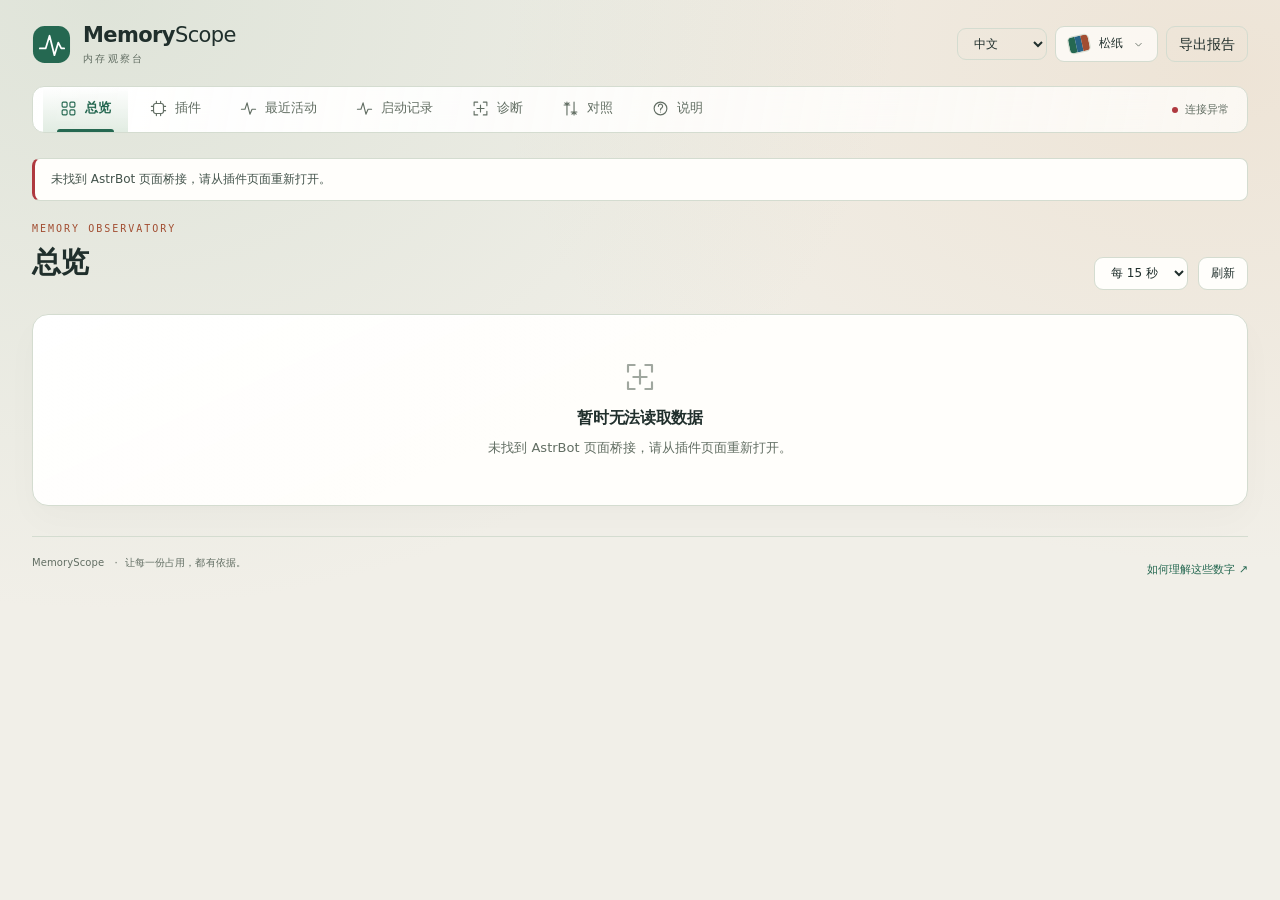
<file: pages/memory/index.html>
<!doctype html>
<html lang="zh-CN" data-scope-theme="paper">
  <head>
    <meta charset="utf-8" />
    <meta name="viewport" content="width=device-width, initial-scale=1" />
    <meta name="color-scheme" content="light dark" />
    <title>MemoryScope · 内存观察台</title>
    <link rel="stylesheet" href="./style.css" />
    <script type="module" src="./app.js"></script>
  </head>
  <body data-mode="embedded">
    <div class="shell">
      <header class="topbar">
        <a class="brand" href="#overview" aria-label="MemoryScope"
          ><svg
            class="brand-mark"
            viewBox="0 0 40 40"
            fill="none"
            aria-hidden="true"
          >
            <rect x="1" y="1" width="38" height="38" rx="12" />
            <path d="M8 24h6l4-13 5 20 4-13 3 6h3" /></svg
          ><span
            >Memory<span class="brand-light">Scope</span
            ><small data-t="brand.sub">内存观察台</small></span
          ></a
        >
        <div class="header-controls">
          <label class="sr-only" for="locale" data-t="language">语言</label
          ><select id="locale" class="compact">
            <option value="zh-CN">中文</option>
            <option value="en-US">English</option>
          </select>
          <div class="theme-picker" id="theme-picker">
            <button
              id="theme"
              class="theme-trigger compact"
              type="button"
              aria-haspopup="menu"
              aria-expanded="false"
              aria-controls="theme-menu"
            >
              <span class="theme-swatch" aria-hidden="true"
                ><i></i><i></i><i></i
              ></span>
              <span id="theme-name">松纸</span>
              <svg
                class="icon theme-chevron"
                viewBox="0 0 24 24"
                aria-hidden="true"
              >
                <path d="m7 10 5 5 5-5" />
              </svg>
            </button>
            <div
              id="theme-menu"
              class="theme-menu"
              role="menu"
              aria-labelledby="theme-menu-title"
              hidden
            >
              <div class="theme-menu-head">
                <span id="theme-menu-title" data-t="theme.choose">选择外观</span
                ><span class="theme-menu-kicker" aria-hidden="true"
                  >COLOR STUDIO</span
                >
              </div>
              <button
                type="button"
                class="theme-option"
                role="menuitemradio"
                aria-checked="false"
                data-theme-choice="paper"
                tabindex="-1"
                aria-labelledby="theme-paper-name"
                aria-describedby="theme-paper-desc"
              >
                <span
                  class="theme-preview"
                  data-palette="paper"
                  aria-hidden="true"
                  ><span class="preview-top"><i></i><b></b><b></b></span
                  ><span class="preview-content"
                    ><span class="preview-stats"><i></i><i></i><i></i></span
                    ><svg viewBox="0 0 90 28">
                      <path class="preview-grid" d="M0 7h90M0 20h90" />
                      <path
                        class="preview-line"
                        d="m0 22 10-3 8 2 10-10 9 4 12-10 9 5 9-3 11 6 12-9"
                      /></svg></span
                ></span>
                <span class="theme-option-copy"
                  ><strong id="theme-paper-name" data-t="theme.paper"></strong
                  ><small
                    id="theme-paper-desc"
                    data-t="theme.paper.desc"
                  ></small
                ></span>
                <svg
                  class="icon theme-check"
                  viewBox="0 0 24 24"
                  aria-hidden="true"
                >
                  <path d="m5 12 4 4L19 6" />
                </svg>
              </button>
              <button
                type="button"
                class="theme-option"
                role="menuitemradio"
                aria-checked="false"
                data-theme-choice="midnight"
                tabindex="-1"
                aria-labelledby="theme-midnight-name"
                aria-describedby="theme-midnight-desc"
              >
                <span
                  class="theme-preview"
                  data-palette="midnight"
                  aria-hidden="true"
                  ><span class="preview-top"><i></i><b></b><b></b></span
                  ><span class="preview-content"
                    ><span class="preview-stats"><i></i><i></i><i></i></span
                    ><svg viewBox="0 0 90 28">
                      <path class="preview-grid" d="M0 7h90M0 20h90" />
                      <path
                        class="preview-line"
                        d="m0 22 10-3 8 2 10-10 9 4 12-10 9 5 9-3 11 6 12-9"
                      /></svg></span
                ></span>
                <span class="theme-option-copy"
                  ><strong
                    id="theme-midnight-name"
                    data-t="theme.midnight"
                  ></strong
                  ><small
                    id="theme-midnight-desc"
                    data-t="theme.midnight.desc"
                  ></small
                ></span>
                <svg
                  class="icon theme-check"
                  viewBox="0 0 24 24"
                  aria-hidden="true"
                >
                  <path d="m5 12 4 4L19 6" />
                </svg>
              </button>
              <button
                type="button"
                class="theme-option"
                role="menuitemradio"
                aria-checked="false"
                data-theme-choice="plum"
                tabindex="-1"
                aria-labelledby="theme-plum-name"
                aria-describedby="theme-plum-desc"
              >
                <span
                  class="theme-preview"
                  data-palette="plum"
                  aria-hidden="true"
                  ><span class="preview-top"><i></i><b></b><b></b></span
                  ><span class="preview-content"
                    ><span class="preview-stats"><i></i><i></i><i></i></span
                    ><svg viewBox="0 0 90 28">
                      <path class="preview-grid" d="M0 7h90M0 20h90" />
                      <path
                        class="preview-line"
                        d="m0 22 10-3 8 2 10-10 9 4 12-10 9 5 9-3 11 6 12-9"
                      /></svg></span
                ></span>
                <span class="theme-option-copy"
                  ><strong id="theme-plum-name" data-t="theme.plum"></strong
                  ><small id="theme-plum-desc" data-t="theme.plum.desc"></small
                ></span>
                <svg
                  class="icon theme-check"
                  viewBox="0 0 24 24"
                  aria-hidden="true"
                >
                  <path d="m5 12 4 4L19 6" />
                </svg>
              </button>
              <p class="theme-menu-foot" data-t="theme.hint">
                选择即应用，自动记住你的偏好。
              </p>
            </div>
          </div>
          <button id="export" class="quiet" data-t="export">导出报告</button>
        </div>
      </header>
      <div class="navrow">
        <nav id="navigation" aria-label="页面导航"></nav>
        <span id="connection" class="connection" role="status"
          ><i></i><span data-t="connecting">连接中</span></span
        >
      </div>
      <form id="auth" class="auth card" hidden>
        <div>
          <h1 data-t="auth.title">连接观察后端</h1>
          <p data-t="auth.desc">
            使用后端配置文件中的 token。凭据仅保留在当前页面内存。
          </p>
        </div>
        <label for="token" data-t="auth.token">后端访问凭据</label>
        <div class="inline">
          <input
            id="token"
            type="password"
            autocomplete="off"
            required
          /><button class="primary" data-t="connect">连接</button>
        </div>
      </form>
      <div id="notice" class="notice" role="status" hidden></div>
      <main id="workspace" tabindex="-1">
        <div class="page-heading">
          <div>
            <p class="eyebrow" id="eyebrow">MEMORY OBSERVATORY</p>
            <h1 id="page-title">总览</h1>
            <p id="page-subtitle" class="muted"></p>
          </div>
          <div class="refresh-controls">
            <span id="updated" class="muted"></span
            ><label class="sr-only" for="autorefresh" data-t="auto"
              >自动刷新</label
            ><select id="autorefresh">
              <option value="15" data-t="auto.15">每 15 秒</option>
              <option value="60" data-t="auto.60">每 60 秒</option>
              <option value="0" data-t="auto.off">暂停刷新</option></select
            ><button id="refresh" data-t="refresh">刷新</button>
          </div>
        </div>
        <div id="content" aria-busy="true">
          <div class="loading" data-t="loading">正在读取数据…</div>
        </div>
      </main>
      <footer>
        <span
          >MemoryScope <span class="footer-dot">·</span
          ><span data-t="footer">让每一份占用，都有依据。</span></span
        ><button data-go="guide" class="text-button" data-t="metrics.help">
          如何理解这些数字 ↗
        </button>
      </footer>
    </div>
    <div id="drawer" class="drawer-backdrop" hidden>
      <section
        class="drawer"
        role="dialog"
        aria-modal="true"
        aria-labelledby="detail-title"
        tabindex="-1"
      >
        <header class="drawer-head">
          <span class="eyebrow">PLUGIN INSIGHT</span
          ><button id="close-drawer" data-t="close">关闭</button>
        </header>
        <div id="detail"></div>
      </section>
    </div>
    <dialog id="confirm">
      <form method="dialog">
        <h2 id="confirm-title"></h2>
        <p id="confirm-text"></p>
        <div class="dialog-actions">
          <button value="cancel" data-t="cancel">取消</button
          ><button value="confirm" class="primary" data-t="continue">
            确认执行
          </button>
        </div>
      </form>
    </dialog>
    <div id="toast" class="toast" role="status" hidden></div>
  </body>
</html>
</file>
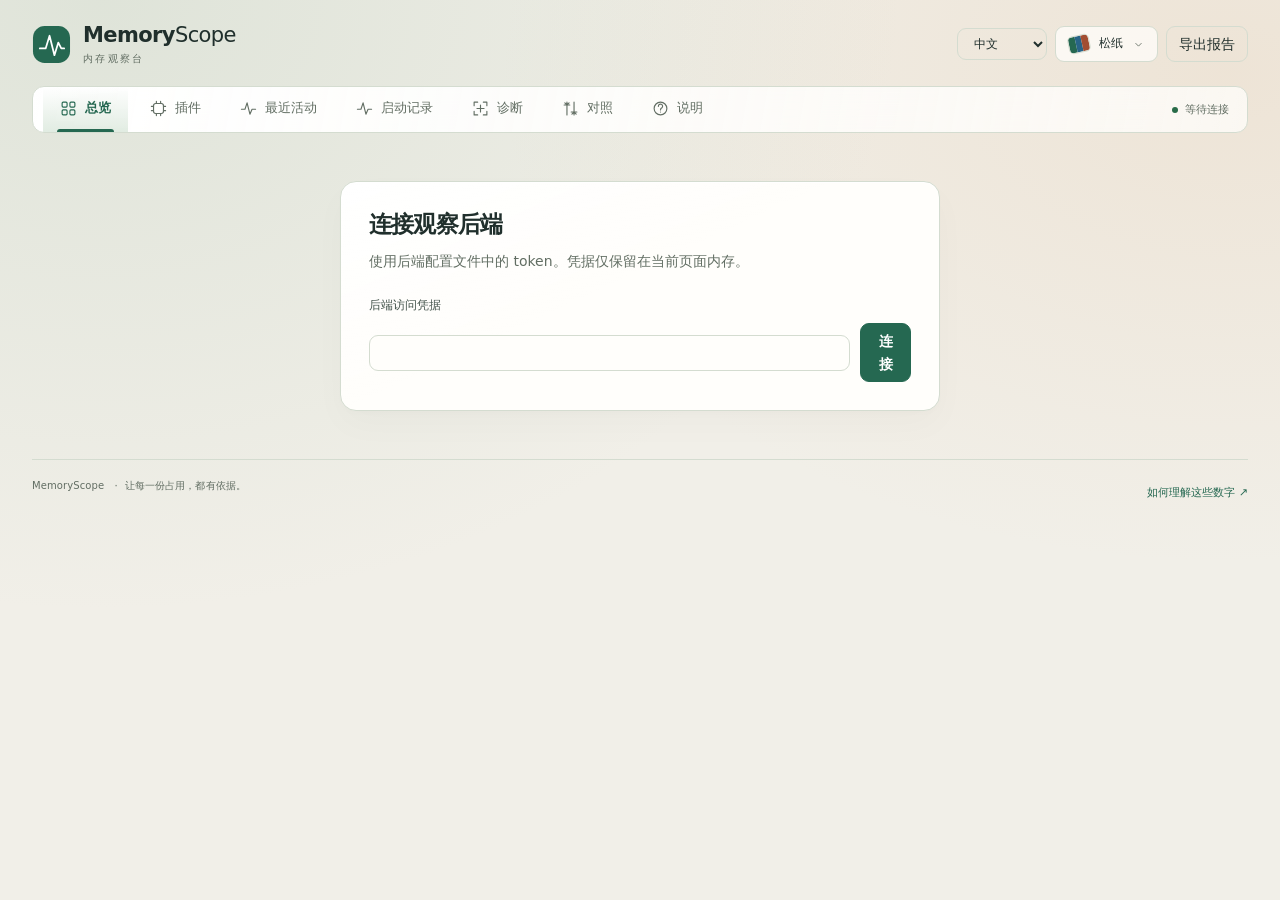
<file: pages/memory/observer.html>
<!doctype html>
<html lang="zh-CN" data-scope-theme="paper">
  <head>
    <meta charset="utf-8" />
    <meta name="viewport" content="width=device-width, initial-scale=1" />
    <meta name="color-scheme" content="light dark" />
    <title>MemoryScope · 内存观察台</title>
    <link rel="stylesheet" href="./style.css" />
    <script type="module" src="./app.js"></script>
  </head>
  <body data-mode="standalone">
    <div class="shell">
      <header class="topbar">
        <a class="brand" href="#overview" aria-label="MemoryScope"
          ><svg
            class="brand-mark"
            viewBox="0 0 40 40"
            fill="none"
            aria-hidden="true"
          >
            <rect x="1" y="1" width="38" height="38" rx="12" />
            <path d="M8 24h6l4-13 5 20 4-13 3 6h3" /></svg
          ><span
            >Memory<span class="brand-light">Scope</span
            ><small data-t="brand.sub">内存观察台</small></span
          ></a
        >
        <div class="header-controls">
          <label class="sr-only" for="locale" data-t="language">语言</label
          ><select id="locale" class="compact">
            <option value="zh-CN">中文</option>
            <option value="en-US">English</option>
          </select>
          <div class="theme-picker" id="theme-picker">
            <button
              id="theme"
              class="theme-trigger compact"
              type="button"
              aria-haspopup="menu"
              aria-expanded="false"
              aria-controls="theme-menu"
            >
              <span class="theme-swatch" aria-hidden="true"
                ><i></i><i></i><i></i
              ></span>
              <span id="theme-name">松纸</span>
              <svg
                class="icon theme-chevron"
                viewBox="0 0 24 24"
                aria-hidden="true"
              >
                <path d="m7 10 5 5 5-5" />
              </svg>
            </button>
            <div
              id="theme-menu"
              class="theme-menu"
              role="menu"
              aria-labelledby="theme-menu-title"
              hidden
            >
              <div class="theme-menu-head">
                <span id="theme-menu-title" data-t="theme.choose">选择外观</span
                ><span class="theme-menu-kicker" aria-hidden="true"
                  >COLOR STUDIO</span
                >
              </div>
              <button
                type="button"
                class="theme-option"
                role="menuitemradio"
                aria-checked="false"
                data-theme-choice="paper"
                tabindex="-1"
                aria-labelledby="theme-paper-name"
                aria-describedby="theme-paper-desc"
              >
                <span
                  class="theme-preview"
                  data-palette="paper"
                  aria-hidden="true"
                  ><span class="preview-top"><i></i><b></b><b></b></span
                  ><span class="preview-content"
                    ><span class="preview-stats"><i></i><i></i><i></i></span
                    ><svg viewBox="0 0 90 28">
                      <path class="preview-grid" d="M0 7h90M0 20h90" />
                      <path
                        class="preview-line"
                        d="m0 22 10-3 8 2 10-10 9 4 12-10 9 5 9-3 11 6 12-9"
                      /></svg></span
                ></span>
                <span class="theme-option-copy"
                  ><strong id="theme-paper-name" data-t="theme.paper"></strong
                  ><small
                    id="theme-paper-desc"
                    data-t="theme.paper.desc"
                  ></small
                ></span>
                <svg
                  class="icon theme-check"
                  viewBox="0 0 24 24"
                  aria-hidden="true"
                >
                  <path d="m5 12 4 4L19 6" />
                </svg>
              </button>
              <button
                type="button"
                class="theme-option"
                role="menuitemradio"
                aria-checked="false"
                data-theme-choice="midnight"
                tabindex="-1"
                aria-labelledby="theme-midnight-name"
                aria-describedby="theme-midnight-desc"
              >
                <span
                  class="theme-preview"
                  data-palette="midnight"
                  aria-hidden="true"
                  ><span class="preview-top"><i></i><b></b><b></b></span
                  ><span class="preview-content"
                    ><span class="preview-stats"><i></i><i></i><i></i></span
                    ><svg viewBox="0 0 90 28">
                      <path class="preview-grid" d="M0 7h90M0 20h90" />
                      <path
                        class="preview-line"
                        d="m0 22 10-3 8 2 10-10 9 4 12-10 9 5 9-3 11 6 12-9"
                      /></svg></span
                ></span>
                <span class="theme-option-copy"
                  ><strong
                    id="theme-midnight-name"
                    data-t="theme.midnight"
                  ></strong
                  ><small
                    id="theme-midnight-desc"
                    data-t="theme.midnight.desc"
                  ></small
                ></span>
                <svg
                  class="icon theme-check"
                  viewBox="0 0 24 24"
                  aria-hidden="true"
                >
                  <path d="m5 12 4 4L19 6" />
                </svg>
              </button>
              <button
                type="button"
                class="theme-option"
                role="menuitemradio"
                aria-checked="false"
                data-theme-choice="plum"
                tabindex="-1"
                aria-labelledby="theme-plum-name"
                aria-describedby="theme-plum-desc"
              >
                <span
                  class="theme-preview"
                  data-palette="plum"
                  aria-hidden="true"
                  ><span class="preview-top"><i></i><b></b><b></b></span
                  ><span class="preview-content"
                    ><span class="preview-stats"><i></i><i></i><i></i></span
                    ><svg viewBox="0 0 90 28">
                      <path class="preview-grid" d="M0 7h90M0 20h90" />
                      <path
                        class="preview-line"
                        d="m0 22 10-3 8 2 10-10 9 4 12-10 9 5 9-3 11 6 12-9"
                      /></svg></span
                ></span>
                <span class="theme-option-copy"
                  ><strong id="theme-plum-name" data-t="theme.plum"></strong
                  ><small id="theme-plum-desc" data-t="theme.plum.desc"></small
                ></span>
                <svg
                  class="icon theme-check"
                  viewBox="0 0 24 24"
                  aria-hidden="true"
                >
                  <path d="m5 12 4 4L19 6" />
                </svg>
              </button>
              <p class="theme-menu-foot" data-t="theme.hint">
                选择即应用，自动记住你的偏好。
              </p>
            </div>
          </div>
          <button id="export" class="quiet" data-t="export">导出报告</button>
        </div>
      </header>
      <div class="navrow">
        <nav id="navigation" aria-label="页面导航"></nav>
        <span id="connection" class="connection" role="status"
          ><i></i><span data-t="connecting">连接中</span></span
        >
      </div>
      <form id="auth" class="auth card" hidden>
        <div>
          <h1 data-t="auth.title">连接观察后端</h1>
          <p data-t="auth.desc">
            使用后端配置文件中的 token。凭据仅保留在当前页面内存。
          </p>
        </div>
        <label for="token" data-t="auth.token">后端访问凭据</label>
        <div class="inline">
          <input
            id="token"
            type="password"
            autocomplete="off"
            required
          /><button class="primary" data-t="connect">连接</button>
        </div>
      </form>
      <div id="notice" class="notice" role="status" hidden></div>
      <main id="workspace" tabindex="-1">
        <div class="page-heading">
          <div>
            <p class="eyebrow" id="eyebrow">MEMORY OBSERVATORY</p>
            <h1 id="page-title">总览</h1>
            <p id="page-subtitle" class="muted"></p>
          </div>
          <div class="refresh-controls">
            <span id="updated" class="muted"></span
            ><label class="sr-only" for="autorefresh" data-t="auto"
              >自动刷新</label
            ><select id="autorefresh">
              <option value="15" data-t="auto.15">每 15 秒</option>
              <option value="60" data-t="auto.60">每 60 秒</option>
              <option value="0" data-t="auto.off">暂停刷新</option></select
            ><button id="refresh" data-t="refresh">刷新</button>
          </div>
        </div>
        <div id="content" aria-busy="true">
          <div class="loading" data-t="loading">正在读取数据…</div>
        </div>
      </main>
      <footer>
        <span
          >MemoryScope <span class="footer-dot">·</span
          ><span data-t="footer">让每一份占用，都有依据。</span></span
        ><button data-go="guide" class="text-button" data-t="metrics.help">
          如何理解这些数字 ↗
        </button>
      </footer>
    </div>
    <div id="drawer" class="drawer-backdrop" hidden>
      <section
        class="drawer"
        role="dialog"
        aria-modal="true"
        aria-labelledby="detail-title"
        tabindex="-1"
      >
        <header class="drawer-head">
          <span class="eyebrow">PLUGIN INSIGHT</span
          ><button id="close-drawer" data-t="close">关闭</button>
        </header>
        <div id="detail"></div>
      </section>
    </div>
    <dialog id="confirm">
      <form method="dialog">
        <h2 id="confirm-title"></h2>
        <p id="confirm-text"></p>
        <div class="dialog-actions">
          <button value="cancel" data-t="cancel">取消</button
          ><button value="confirm" class="primary" data-t="continue">
            确认执行
          </button>
        </div>
      </form>
    </dialog>
    <div id="toast" class="toast" role="status" hidden></div>
  </body>
</html>
</file>
<file: pages/memory/style.css>
/* Original MemoryScope palettes. Preview tiles reuse the actual theme tokens. */
:root,
[data-palette="paper"] {
  color-scheme: light;
  --bg: #f1efe8;
  --surface: #fffefb;
  --soft: #eceee7;
  --hover: #e3e9e0;
  --ink: #202f2c;
  --body: #43534b;
  --muted: #626e63;
  --line: #d4dcd0;
  --accent: #256851;
  --accent-soft: #e1ece2;
  --secondary: #a24e32;
  --secondary-soft: #f4e5dc;
  --violet: #6d5496;
  --violet-soft: #eee7f5;
  --data: #286487;
  --data-soft: #e4eef3;
  --good: #286b48;
  --good-soft: #e0eee2;
  --warn: #8d5a1b;
  --warn-soft: #f6ead0;
  --bad: #af393f;
  --bad-soft: #f8e5e6;
  --on-accent: #ffffff;
  --panel: #fffefbed;
  --glass: #fffefbbf;
  --glow-a: #b7cbb850;
  --glow-b: #e4c5a544;
  --rim: #ffffff;
  --shadow: 0 3px 6px #263b2803, 0 14px 35px #263b2806;
  --float-shadow: 0 18px 65px #25332624, 0 3px 12px #2533260a;
  --radius: 16px;
  --sans:
    Inter, "Segoe UI Variable Text", "Segoe UI", "PingFang SC",
    "Microsoft YaHei", system-ui, sans-serif;
  --mono: "Cascadia Code", "SFMono-Regular", Consolas, monospace;
}
:root[data-scope-theme="midnight"],
[data-palette="midnight"] {
  color-scheme: dark;
  --bg: #0c141e;
  --surface: #142232;
  --soft: #1c2d40;
  --hover: #243b50;
  --ink: #edf4fc;
  --body: #c2d1e1;
  --muted: #9cacc0;
  --line: #304357;
  --accent: #7ed9cf;
  --accent-soft: #1b3a3e;
  --secondary: #efbd78;
  --secondary-soft: #3d3327;
  --violet: #b9adf6;
  --violet-soft: #302e4b;
  --data: #8cc8ff;
  --data-soft: #21394f;
  --good: #8addae;
  --good-soft: #1b3b33;
  --warn: #f4c77e;
  --warn-soft: #3c3425;
  --bad: #ff9d9e;
  --bad-soft: #422c36;
  --on-accent: #0c2828;
  --panel: #18283af2;
  --glass: #18283abf;
  --glow-a: #287b9d2c;
  --glow-b: #536cab1e;
  --rim: #e0eeff12;
  --shadow: 0 4px 8px #0000000a, 0 18px 40px #00000017;
  --float-shadow: 0 22px 70px #0008, 0 2px 8px #0003;
}
:root[data-scope-theme="plum"],
[data-palette="plum"] {
  color-scheme: dark;
  --bg: #1a1620;
  --surface: #28222e;
  --soft: #352d3e;
  --hover: #44384c;
  --ink: #faf0e9;
  --body: #d8cbd5;
  --muted: #b6a9bd;
  --line: #4a3c50;
  --accent: #f0c296;
  --accent-soft: #44322f;
  --secondary: #efa7b5;
  --secondary-soft: #452e3b;
  --violet: #c5b2f5;
  --violet-soft: #3a2e50;
  --data: #c5b2f5;
  --data-soft: #3a2e50;
  --good: #a5d6b4;
  --good-soft: #2c3e35;
  --warn: #f3cf8f;
  --warn-soft: #42392c;
  --bad: #ffa2ae;
  --bad-soft: #482d3a;
  --on-accent: #35251f;
  --panel: #2e2634f2;
  --glass: #302636bf;
  --glow-a: #a9748940;
  --glow-b: #7560ad2b;
  --rim: #fff0dc16;
  --shadow: 0 4px 8px #0000000a, 0 18px 40px #00000017;
  --float-shadow: 0 22px 70px #09050d90, 0 2px 8px #0003;
}
* {
  box-sizing: border-box;
}
body {
  margin: 0;
  background:
    radial-gradient(ellipse at 8% 0%, var(--glow-a), transparent 48%),
    radial-gradient(ellipse at 96% 8%, var(--glow-b), transparent 42%),
    var(--bg);
  background-attachment: fixed;
  color: var(--body);
  font: 14px/1.6 var(--sans);
}
[hidden] {
  display: none !important;
}
button,
input,
select {
  font: inherit;
  color: var(--ink);
}
button,
select,
input {
  border: 1px solid var(--line);
  border-radius: 9px;
  background: var(--surface);
  min-height: 36px;
  padding: 6px 12px;
}
button,
select {
  cursor: pointer;
}
select option,
select optgroup {
  background: var(--surface);
  color: var(--ink);
}
button {
  transition:
    border-color 140ms ease,
    box-shadow 140ms ease;
}
button:hover {
  background: var(--hover);
  border-color: var(--muted);
}
button:disabled {
  cursor: not-allowed;
  opacity: 0.45;
}
button:focus-visible,
input:focus-visible,
select:focus-visible,
a:focus-visible,
[tabindex]:focus-visible {
  outline: 2px solid var(--accent);
  outline-offset: 3px;
}
button.primary {
  background: var(--accent);
  border-color: var(--accent);
  color: var(--on-accent);
  font-weight: 650;
}
button.quiet {
  background: transparent;
}
button.text-button {
  border: 0;
  background: none;
  padding: 0;
  min-height: 30px;
  color: var(--accent);
}
a {
  color: var(--accent);
}
h1,
h2,
h3,
p {
  margin: 0;
}
h1,
h2,
h3 {
  color: var(--ink);
}
h1 {
  font-size: 29px;
  font-weight: 650;
  letter-spacing: -0.8px;
  line-height: 1.3;
}
h2 {
  font-size: 16px;
  font-weight: 650;
  letter-spacing: -0.3px;
}
h3 {
  font-size: 14px;
}
p + p {
  margin-top: 10px;
}
small,
.muted {
  color: var(--muted);
}
small {
  font-size: 12px;
}
.mono {
  font-family: var(--mono);
  font-variant-numeric: tabular-nums;
}
.num {
  font-variant-numeric: tabular-nums;
  white-space: nowrap;
}
.sr-only {
  position: absolute;
  width: 1px;
  height: 1px;
  padding: 0;
  overflow: hidden;
  clip: rect(0, 0, 0, 0);
  white-space: nowrap;
}
.shell {
  max-width: 1640px;
  margin: auto;
  padding: 0 32px;
}
.topbar {
  display: flex;
  align-items: center;
  justify-content: space-between;
  gap: 16px;
  padding: 23px 0 21px;
}
.brand {
  display: flex;
  gap: 12px;
  align-items: center;
  color: var(--ink);
  text-decoration: none;
  font-size: 21px;
  line-height: 1.2;
  font-weight: 700;
  letter-spacing: -0.6px;
}
.brand-light {
  font-weight: 400;
}
.brand small {
  display: block;
  font-size: 10px;
  letter-spacing: 2.3px;
  margin-top: 5px;
  font-weight: 500;
}
.brand-mark {
  width: 39px;
  height: 39px;
  flex-shrink: 0;
}
.brand-mark rect {
  fill: var(--accent);
}
.brand-mark path {
  stroke: var(--on-accent);
  stroke-width: 1.8;
  stroke-linecap: round;
  stroke-linejoin: round;
}
.header-controls,
.inline,
.refresh-controls,
.toolbar,
.pills,
.card-head,
.row-between {
  display: flex;
  align-items: center;
  gap: 10px;
}
.header-controls {
  gap: 8px;
}
.compact {
  min-height: 32px;
  font-size: 12px;
  background: transparent;
}
.navrow {
  display: flex;
  align-items: center;
  justify-content: space-between;
  gap: 12px;
  border: 1px solid var(--line);
  border-radius: 12px;
  padding: 0 10px;
  margin-bottom: 25px;
  background: linear-gradient(100deg, var(--rim), transparent), var(--glass);
  backdrop-filter: blur(16px);
}
nav {
  display: flex;
  gap: 5px;
  overflow-x: auto;
  scrollbar-width: none;
}
nav button {
  position: relative;
  display: flex;
  align-items: center;
  gap: 8px;
  background: none;
  border: none;
  border-radius: 0;
  white-space: nowrap;
  padding: 11px 17px 13px;
  color: var(--muted);
  font-size: 13px;
}
nav button:hover {
  background: transparent;
  color: var(--ink);
}
nav button[aria-current="page"] {
  color: var(--accent);
  background: linear-gradient(0deg, var(--accent-soft), transparent);
  font-weight: 650;
}
nav button[aria-current="page"]:after {
  content: "";
  height: 3px;
  position: absolute;
  bottom: 0;
  left: 14px;
  right: 14px;
  background: var(--accent);
  border-radius: 3px 3px 0 0;
}
.icon {
  height: 17px;
  width: 17px;
  vertical-align: middle;
  stroke: currentColor;
  stroke-width: 1.6;
  fill: none;
  stroke-linecap: round;
  stroke-linejoin: round;
}
.connection {
  display: flex;
  align-items: center;
  gap: 7px;
  font-size: 11px;
  white-space: nowrap;
  color: var(--muted);
  padding: 0 8px;
}
.connection i,
.dot {
  width: 6px;
  height: 6px;
  border-radius: 50%;
  background: var(--good);
  display: inline-block;
}
.connection.error i {
  background: var(--bad);
}
.connection.pending i {
  background: var(--warn);
}
.page-heading {
  display: flex;
  justify-content: space-between;
  align-items: flex-end;
  gap: 18px;
  margin: 0 0 24px;
}
.page-heading .muted {
  font-size: 13px;
  margin-top: 8px;
}
.eyebrow {
  font: 10px/1.6 var(--mono);
  letter-spacing: 2px;
  color: var(--secondary);
  margin-bottom: 7px;
}
.refresh-controls {
  flex-shrink: 0;
}
.refresh-controls .muted {
  margin: 0;
  font-size: 11px;
}
.refresh-controls select,
.refresh-controls button {
  font-size: 12px;
  min-height: 33px;
}
.card {
  background:
    linear-gradient(155deg, var(--rim), transparent 45%), var(--surface);
  border: 1px solid var(--line);
  border-radius: var(--radius);
  box-shadow:
    inset 0 1px 0 var(--rim),
    var(--shadow);
  min-width: 0;
}
.card-head {
  padding: 21px 23px 14px;
  justify-content: space-between;
  flex-wrap: wrap;
}
.card-head small {
  display: block;
  margin-top: 3px;
}
.card-body {
  padding: 0 23px 22px;
}
.metrics {
  display: grid;
  grid-template-columns: repeat(4, minmax(0, 1fr));
  gap: 14px;
  margin-bottom: 18px;
}
.metric {
  padding: 18px 21px 15px;
  position: relative;
  overflow: hidden;
}
.metric-label {
  font-size: 12px;
  color: var(--muted);
  display: flex;
  justify-content: space-between;
  gap: 8px;
}
.metric-label .icon {
  opacity: 0.65;
}
.metric-value {
  color: var(--data);
  font-family: var(--mono);
  font-size: 30px;
  letter-spacing: -1.6px;
  line-height: 1.5;
  margin-top: 7px;
  font-weight: 500;
}
.metric-value .unit {
  font-size: 13px;
  letter-spacing: 0;
  color: var(--muted);
  margin-left: 5px;
}
.metric-note {
  font-size: 11px;
  color: var(--muted);
  min-height: 18px;
}
.overview-grid {
  display: grid;
  grid-template-columns: minmax(0, 2.55fr) minmax(260px, 1fr);
  gap: 18px;
  margin-bottom: 18px;
}
.chart-card {
  overflow: hidden;
}
.chart-toolbar {
  padding: 0 23px;
  display: flex;
  justify-content: space-between;
  gap: 10px;
  flex-wrap: wrap;
}
.pills {
  gap: 2px;
  padding: 3px;
  background: var(--soft);
  border-radius: 9px;
  width: max-content;
  max-width: 100%;
}
.pills button {
  border: 0;
  background: none;
  min-height: 28px;
  font-size: 11px;
  padding: 4px 11px;
  white-space: nowrap;
}
.pills button[aria-pressed="true"] {
  background: var(--surface);
  box-shadow: 0 1px 4px #0000000e;
  color: var(--accent);
}
.chart-toolbar select {
  font-size: 11px;
  min-height: 30px;
  max-width: 100%;
}
.chart-options {
  display: flex;
  align-items: center;
  gap: 9px;
  color: var(--muted);
  font-size: 11px;
}
.chart-options input {
  min-height: 0;
  accent-color: var(--accent);
  margin: 0 4px 0 0;
}
.chart-options label {
  display: flex;
  align-items: center;
}
.trend {
  position: relative;
  margin: 10px 10px 0;
  min-width: 0;
  user-select: none;
}
.trend svg {
  width: 100%;
  height: 310px;
  display: block;
  touch-action: pan-y;
}
.chart-axis {
  font: 11px var(--sans);
  fill: var(--muted);
}
.chart-grid {
  stroke: var(--line);
  stroke-dasharray: 3 5;
}
.chart-line {
  fill: none;
  stroke: var(--data);
  stroke-width: 2.5;
  stroke-linejoin: round;
  stroke-linecap: round;
}
.chart-stop {
  stop-color: var(--data);
}
.chart-marker {
  fill: var(--data);
  stroke: var(--surface);
  stroke-width: 3;
}
.chart-cross {
  stroke: var(--muted);
  stroke-width: 1;
  stroke-dasharray: 4 4;
}
.chart-selection {
  fill: var(--accent);
  opacity: 0.13;
}
.chart-tip {
  position: absolute;
  z-index: 2;
  pointer-events: none;
  background: var(--ink);
  color: var(--bg);
  border-radius: 9px;
  box-shadow: var(--shadow);
  padding: 10px 14px;
  font: 12px var(--mono);
  min-width: 150px;
  top: 12px;
}
.chart-tip small {
  color: inherit;
  opacity: 0.75;
  display: block;
  font: 10px var(--sans);
  margin-bottom: 5px;
}
.chart-empty {
  height: 270px;
  display: flex;
  flex-direction: column;
  align-items: center;
  justify-content: center;
  color: var(--muted);
  gap: 8px;
  text-align: center;
  padding: 24px;
}
.chart-summary {
  border-top: 1px solid var(--line);
  display: grid;
  grid-template-columns: repeat(3, 1fr);
  padding: 14px 23px;
  gap: 10px;
}
.chart-summary span {
  display: block;
  font-size: 10px;
  color: var(--muted);
}
.chart-summary strong {
  color: var(--ink);
  font: 14px var(--mono);
  display: block;
  margin-top: 3px;
}
.chart-hint {
  font-size: 10px;
  color: var(--muted);
  margin: 0 23px 12px;
}
.insight-head {
  padding: 23px 23px 18px;
  border-bottom: 1px solid var(--line);
}
.insight-head h2 {
  font-size: 20px;
  margin: 5px 0 7px;
  font-weight: 500;
}
.insight-head p {
  font-size: 12px;
  color: var(--muted);
}
.insight-metrics {
  display: grid;
  gap: 15px;
  padding: 20px 23px;
}
.stat-row {
  display: flex;
  align-items: center;
  justify-content: space-between;
  gap: 8px;
  font-size: 12px;
}
.stat-row span {
  color: var(--muted);
}
.stat-row strong {
  font-family: var(--mono);
  font-size: 12px;
  font-weight: 500;
}
.meter {
  height: 5px;
  background: var(--soft);
  border-radius: 3px;
  overflow: hidden;
  margin-top: 9px;
}
.meter span {
  display: block;
  height: 100%;
  background: var(--accent);
  border-radius: 3px;
}
.insight-foot {
  padding: 15px 23px;
  border-top: 1px solid var(--line);
  font-size: 11px;
  color: var(--muted);
}
.insight-foot button {
  font-size: 11px;
}
.two-col {
  display: grid;
  grid-template-columns: repeat(2, minmax(0, 1fr));
  gap: 18px;
  margin-bottom: 18px;
}
.table-wrap {
  overflow-x: auto;
  scrollbar-width: thin;
  max-width: 100%;
  border-radius: 0 0 var(--radius) var(--radius);
}
table {
  width: 100%;
  border-collapse: collapse;
  font-size: 13px;
  text-align: left;
}
th {
  font-size: 11px;
  letter-spacing: 0.3px;
  font-weight: 500;
  color: var(--muted);
  background: var(--soft);
  white-space: nowrap;
}
th,
td {
  padding: 13px 20px;
  border-bottom: 1px solid var(--line);
}
td {
  vertical-align: middle;
}
tbody tr:last-child td {
  border-bottom: none;
}
tbody tr:hover {
  background: var(--soft);
}
td.right,
th.right {
  text-align: right;
}
td .sub {
  display: block;
  color: var(--muted);
  font: 10px var(--mono);
  margin-top: 3px;
  max-width: 360px;
  overflow: hidden;
  text-overflow: ellipsis;
  white-space: nowrap;
}
.plugin-link {
  border: 0;
  padding: 0;
  background: none;
  color: var(--ink);
  font-weight: 600;
  min-height: 26px;
  max-width: 300px;
  overflow: hidden;
  text-overflow: ellipsis;
  white-space: nowrap;
  display: block;
  text-align: left;
}
.plugin-link:hover {
  background: none;
  color: var(--accent);
}
.tag {
  display: inline-flex;
  gap: 5px;
  align-items: center;
  background: var(--good-soft);
  color: var(--good);
  font-size: 11px;
  padding: 3px 8px;
  border-radius: 5px;
  white-space: nowrap;
}
.tag.neutral {
  color: var(--muted);
  background: var(--soft);
}
.tag.warn {
  color: var(--warn);
  background: var(--warn-soft);
}
.tag.bad {
  color: var(--bad);
  background: var(--bad-soft);
}
.bar-cell {
  min-width: 160px;
}
.mini-track {
  display: block;
  max-width: 120px;
  height: 3px;
  margin-top: 6px;
  background: var(--soft);
  border-radius: 3px;
}
.mini-track span {
  display: block;
  height: 100%;
  background: var(--accent);
  border-radius: 3px;
}
.toolbar {
  justify-content: space-between;
  flex-wrap: wrap;
  margin-bottom: 16px;
}
.toolbar input[type="search"] {
  width: 280px;
  max-width: 100%;
  background: var(--surface);
}
.toolbar .inline {
  flex-wrap: wrap;
}
.notice {
  border: 1px solid var(--line);
  border-left: 3px solid var(--warn);
  background: var(--surface);
  padding: 11px 16px;
  margin-bottom: 20px;
  border-radius: 8px;
  font-size: 12px;
  overflow-wrap: anywhere;
}
.notice.error {
  border-left-color: var(--bad);
}
.notice button {
  font-size: 11px;
  margin-left: 12px;
  min-height: 28px;
}
.empty {
  padding: 46px 22px;
  text-align: center;
  color: var(--muted);
  font-size: 13px;
}
.empty h2 {
  color: var(--ink);
  margin-bottom: 8px;
}
.empty .icon {
  width: 32px;
  height: 32px;
  opacity: 0.6;
  margin-bottom: 12px;
}
.empty button {
  margin-top: 17px;
}
.loading {
  padding: 80px 20px;
  text-align: center;
  color: var(--muted);
  animation: breathe 1.3s ease-in-out infinite alternate;
}
@keyframes breathe {
  to {
    opacity: 0.4;
  }
}
.section-gap {
  margin-top: 18px;
}
.data-note {
  font-size: 11px;
  color: var(--muted);
  margin: 12px 2px;
}
.diagnostic-grid {
  display: grid;
  grid-template-columns: repeat(3, minmax(0, 1fr));
  gap: 16px;
  margin-bottom: 18px;
}
.tool-card {
  --tool: var(--accent);
  --tool-soft: var(--accent-soft);
  position: relative;
  overflow: hidden;
  background:
    linear-gradient(125deg, var(--tool-soft), transparent 70%),
    linear-gradient(160deg, var(--rim), transparent 45%), var(--surface);
  padding: 23px;
  display: flex;
  flex-direction: column;
  gap: 12px;
  align-items: flex-start;
}
.tool-card .tool-icon {
  height: 36px;
  width: 36px;
  display: grid;
  place-items: center;
  background: var(--tool-soft);
  border: 1px solid color-mix(in srgb, var(--tool) 30%, transparent);
  box-shadow: inset 0 1px 0 var(--rim);
  border-radius: 11px;
  color: var(--tool);
}
.tool-card p {
  font-size: 13px;
  line-height: 1.8;
  color: var(--body);
  flex: 1;
}
.tool-card button {
  color: var(--tool);
  border-color: color-mix(in srgb, var(--tool) 45%, var(--line));
  background: var(--tool-soft);
  font-size: 12px;
}
.tool-status {
  font: 11px var(--mono);
  color: var(--muted);
}
.scan-result {
  padding: 18px 23px;
  border-bottom: 1px solid var(--line);
}
.scan-result p {
  color: var(--muted);
  font-size: 12px;
}
.guide-grid {
  display: grid;
  grid-template-columns: repeat(2, minmax(0, 1fr));
  gap: 18px;
}
.guide-card {
  padding: 26px;
}
.guide-card h2 {
  margin-bottom: 12px;
}
.guide-card p,
.guide-card li {
  color: var(--body);
  font-size: 13px;
}
.guide-card .eyebrow {
  font-size: 11px;
  margin-bottom: 10px;
}
.guide-card li + li {
  margin-top: 10px;
}
.form-grid {
  display: grid;
  grid-template-columns: repeat(2, minmax(0, 1fr));
  gap: 16px;
}
.field {
  display: flex;
  flex-direction: column;
  gap: 7px;
  font-size: 12px;
}
.field select,
.field input {
  width: 100%;
  min-width: 0;
}
.checkline {
  display: flex;
  align-items: flex-start;
  gap: 10px;
  font-size: 12px;
  margin: 18px 0;
}
.checkline input {
  min-height: 0;
  margin-top: 5px;
  accent-color: var(--accent);
}
.experiment-history .card-body {
  max-height: 650px;
  overflow: auto;
}
.job {
  padding: 17px 0;
  border-bottom: 1px solid var(--line);
}
.job:first-child {
  padding-top: 0;
}
.job p {
  font-size: 12px;
  margin-top: 8px;
  overflow-wrap: anywhere;
}
.job .mono {
  font-size: 11px;
}
.job strong {
  font: 20px var(--mono);
}
.timeline {
  display: flex;
  gap: 4px;
  align-items: center;
  margin: 13px 0;
}
.timeline span {
  background: var(--soft);
  border-radius: 5px;
  padding: 7px 9px;
  font: 11px var(--mono);
}
.timeline span:nth-child(even) {
  color: var(--secondary);
}
.auth {
  max-width: 600px;
  margin: 48px auto;
  padding: 28px;
}
.auth p {
  margin: 10px 0 24px;
  color: var(--muted);
}
.auth label {
  font-size: 12px;
  display: block;
  margin-bottom: 8px;
}
.auth input {
  width: 100%;
  min-width: 0;
}
.auth h1 {
  font-size: 23px;
}
footer {
  display: flex;
  justify-content: space-between;
  gap: 16px;
  font-size: 10px;
  color: var(--muted);
  border-top: 1px solid var(--line);
  margin-top: 30px;
  padding: 18px 0 23px;
  letter-spacing: 0.1px;
}
.footer-dot {
  padding: 0 7px;
}
footer button {
  font-size: 11px;
}
.drawer-backdrop {
  position: fixed;
  inset: 0;
  background: #0a151960;
  backdrop-filter: blur(4px);
  z-index: 20;
  display: flex;
  justify-content: flex-end;
}
.drawer {
  width: 620px;
  max-width: 100%;
  height: 100%;
  overflow: auto;
  background:
    linear-gradient(160deg, var(--glow-b), transparent 50%), var(--panel);
  backdrop-filter: blur(18px);
  padding: 27px;
  border-left: 1px solid var(--line);
  box-shadow: -20px 0 70px #0002;
}
.drawer-head {
  display: flex;
  align-items: center;
  justify-content: space-between;
  margin-bottom: 25px;
}
.drawer h1 {
  font-size: 23px;
  overflow-wrap: anywhere;
}
.drawer h2 {
  margin: 26px 0 12px;
}
.drawer .metrics {
  grid-template-columns: repeat(2, minmax(0, 1fr));
  margin-top: 23px;
}
.drawer .metric {
  box-shadow: none;
  background: var(--soft);
  border: 0;
}
.drawer .metric-value {
  font-size: 23px;
}
.drawer .table-wrap {
  border: 1px solid var(--line);
  border-radius: 12px;
}
.drawer td,
.drawer th {
  padding: 12px;
}
.drawer .identity {
  font-size: 11px;
  overflow-wrap: anywhere;
  margin-top: 7px;
}
.package-list {
  display: flex;
  gap: 6px;
  flex-wrap: wrap;
}
.package-list span {
  font-family: var(--mono);
  font-size: 11px;
  padding: 4px 7px;
  background: var(--soft);
  border-radius: 5px;
}
dialog {
  border: 1px solid var(--line);
  border-radius: 18px;
  max-width: 460px;
  width: calc(100% - 40px);
  padding: 28px;
  background: var(--surface);
  color: var(--ink);
  box-shadow: var(--shadow);
}
dialog::backdrop {
  background: #0a151970;
  backdrop-filter: blur(3px);
}
dialog p {
  margin: 16px 0 24px;
  font-size: 13px;
  color: var(--muted);
}
.dialog-actions {
  display: flex;
  justify-content: flex-end;
  gap: 8px;
}
.toast {
  position: fixed;
  bottom: 25px;
  left: 50%;
  transform: translateX(-50%);
  background: var(--ink);
  color: var(--bg);
  padding: 11px 20px;
  border-radius: 10px;
  z-index: 30;
  box-shadow: var(--shadow);
  max-width: calc(100% - 30px);
  font-size: 12px;
  overflow-wrap: anywhere;
}
pre {
  white-space: pre-wrap;
  overflow-wrap: anywhere;
  max-height: 400px;
  overflow: auto;
  background: var(--soft);
  border-radius: 9px;
  padding: 14px;
  font: 11px/1.7 var(--mono);
}
details summary {
  cursor: pointer;
  color: var(--muted);
  font-size: 12px;
  padding: 10px 0;
}
.busy {
  opacity: 0.6;
  pointer-events: none;
}
.status-heading {
  display: flex;
  align-items: center;
  gap: 9px;
}
.status-heading .dot {
  box-shadow: 0 0 0 5px var(--good-soft);
}
.status-heading .dot.bad {
  background: var(--bad);
}
/* Data colour is reserved for readings; state and actions have separate roles. */
.metric {
  --signal: var(--data);
  --signal-soft: var(--data-soft);
  background: linear-gradient(125deg, var(--surface) 32%, var(--signal-soft));
}
.metric::before {
  content: "";
  position: absolute;
  top: 17px;
  bottom: 17px;
  left: 0;
  width: 3px;
  border-radius: 0 3px 3px 0;
  background: var(--signal);
}
.metric[data-signal="activity"] {
  --signal: var(--accent);
  --signal-soft: var(--accent-soft);
}
.metric[data-signal="box"],
.metric[data-signal="clock"] {
  --signal: var(--secondary);
  --signal-soft: var(--secondary-soft);
}
.metric[data-signal="plugins"] {
  --signal: var(--violet);
  --signal-soft: var(--violet-soft);
}
.metric-value {
  color: var(--signal);
}
.metric-label {
  color: var(--body);
  font-weight: 600;
}
.metric-label .icon {
  opacity: 1;
  color: var(--signal);
}
.insight-card {
  background:
    linear-gradient(145deg, var(--accent-soft), transparent 55%), var(--surface);
}
.stat-row strong {
  color: var(--ink);
}
.insight-head .eyebrow {
  color: var(--accent);
}
.insight-breakdown .meter span {
  background: var(--secondary);
}
.bar-cell .num,
td.right .num {
  color: var(--data);
}
.mini-track span {
  background: linear-gradient(90deg, var(--data), var(--violet));
}
.chart-summary > div:last-child strong {
  color: var(--secondary);
}
.tool-card[data-tool="census"] {
  --tool: var(--secondary);
  --tool-soft: var(--secondary-soft);
}
.tool-card[data-tool="deep"] {
  --tool: var(--violet);
  --tool-soft: var(--violet-soft);
}
.tool-card::after {
  content: "";
  position: absolute;
  right: 22px;
  top: 24px;
  width: 36px;
  height: 3px;
  border-radius: 3px;
  background: linear-gradient(90deg, var(--tool), transparent);
}
.tool-card button:hover {
  background: var(--hover);
  border-color: var(--tool);
}
.guide-card:nth-child(2) .eyebrow {
  color: var(--data);
}
.guide-card:nth-child(3) .eyebrow {
  color: var(--violet);
}
.theme-picker {
  position: relative;
  z-index: 10;
}
.theme-trigger {
  display: flex;
  align-items: center;
  gap: 9px;
  min-height: 36px;
  background: var(--glass);
}
.theme-trigger[aria-expanded="true"] {
  border-color: var(--accent);
  background: var(--accent-soft);
}
.theme-swatch {
  display: flex;
  width: 22px;
  height: 18px;
  border-radius: 5px;
  overflow: hidden;
  transform: rotate(-12deg);
  border: 1px solid var(--line);
}
.theme-swatch i {
  flex: 1;
  background: var(--accent);
}
.theme-swatch i:nth-child(2) {
  background: var(--data);
}
.theme-swatch i:nth-child(3) {
  background: var(--secondary);
}
.theme-chevron {
  width: 13px;
  height: 13px;
  color: var(--muted);
}
.theme-trigger[aria-expanded="true"] .theme-chevron {
  transform: rotate(180deg);
}
.theme-menu {
  position: absolute;
  top: calc(100% + 12px);
  right: 0;
  width: 360px;
  max-width: calc(100vw - 28px);
  max-height: calc(100dvh - 100px);
  overflow: auto;
  border: 1px solid var(--line);
  border-radius: 18px;
  padding: 10px;
  background:
    linear-gradient(135deg, var(--rim), transparent 65%), var(--panel);
  backdrop-filter: blur(22px);
  box-shadow:
    inset 0 1px 0 var(--rim),
    var(--float-shadow);
}
.theme-menu-head {
  display: flex;
  align-items: center;
  justify-content: space-between;
  gap: 12px;
  padding: 8px 8px 14px;
  color: var(--ink);
  font-size: 13px;
  font-weight: 650;
}
.theme-menu-kicker {
  color: var(--secondary);
  font: 9px var(--mono);
  letter-spacing: 1.4px;
}
.theme-option {
  display: flex;
  align-items: center;
  gap: 13px;
  width: 100%;
  text-align: left;
  padding: 10px;
  border: 1px solid transparent;
  border-radius: 11px;
  background: transparent;
}
.theme-option + .theme-option {
  margin-top: 3px;
}
.theme-option:hover {
  background: var(--soft);
  border-color: var(--line);
}
.theme-option[aria-checked="true"] {
  background: var(--accent-soft);
  border-color: color-mix(in srgb, var(--accent) 50%, var(--line));
}
.theme-option-copy {
  flex: 1;
  min-width: 0;
}
.theme-option-copy strong {
  display: block;
  font-size: 13px;
  font-weight: 650;
  color: var(--ink);
}
.theme-option-copy small {
  display: block;
  font-size: 11px;
  line-height: 1.6;
  margin-top: 3px;
  color: var(--body);
}
.theme-check {
  color: var(--accent);
  width: 16px;
  flex-shrink: 0;
  visibility: hidden;
}
.theme-option[aria-checked="true"] .theme-check {
  visibility: visible;
}
.theme-menu-foot {
  color: var(--muted);
  font-size: 11px;
  padding: 12px 8px 3px;
}
.theme-preview {
  width: 85px;
  height: 61px;
  flex-shrink: 0;
  border: 1px solid var(--line);
  border-radius: 7px;
  background: linear-gradient(140deg, var(--glow-a), transparent), var(--bg);
  box-shadow: 0 2px 5px #0001;
  overflow: hidden;
}
.preview-top {
  display: flex;
  align-items: center;
  gap: 4px;
  padding: 5px 7px;
  height: 15px;
  background: var(--surface);
  border-bottom: 1px solid var(--line);
}
.preview-top i {
  background: var(--accent);
  width: 5px;
  height: 5px;
  border-radius: 2px;
}
.preview-top b {
  background: var(--line);
  width: 11px;
  height: 2px;
}
.preview-top b:last-child {
  margin-left: auto;
  width: 7px;
  background: var(--secondary);
}
.preview-content {
  display: block;
  margin: 5px 7px;
}
.preview-stats {
  display: flex;
  gap: 4px;
}
.preview-stats i {
  width: 100%;
  height: 7px;
  background: var(--data-soft);
  border-left: 2px solid var(--data);
  border-radius: 2px;
}
.preview-stats i:nth-child(2) {
  background: var(--accent-soft);
  border-color: var(--accent);
}
.preview-stats i:nth-child(3) {
  background: var(--secondary-soft);
  border-color: var(--secondary);
}
.preview-content svg {
  display: block;
  width: 100%;
  height: 22px;
  margin-top: 3px;
}
.preview-grid {
  stroke: var(--line);
  stroke-width: 0.7;
}
.preview-line {
  stroke: var(--data);
  stroke-width: 2;
  fill: none;
}
@media (max-width: 800px) {
  .tool-card::after {
    display: none;
  }
}
@media (max-width: 560px) {
  .theme-trigger {
    gap: 5px;
    padding: 5px 7px;
    font-size: 11px;
  }
  .theme-swatch {
    width: 17px;
    height: 16px;
  }
  .theme-chevron {
    width: 10px;
  }
  .theme-menu {
    position: fixed;
    top: 72px;
    right: 14px;
  }
  .navrow {
    padding: 0 4px;
  }
}
@media (min-width: 1450px) {
  .trend svg {
    height: 340px;
  }
  .metric-value {
    font-size: 32px;
  }
  .metrics {
    gap: 18px;
  }
  .page-heading {
    margin-bottom: 27px;
  }
}
@media (max-width: 1100px) {
  .shell {
    padding: 0 22px;
  }
  .overview-grid {
    grid-template-columns: minmax(0, 1fr) 260px;
  }
  .refresh-controls #updated {
    display: none;
  }
  nav button {
    padding-left: 12px;
    padding-right: 12px;
  }
  .metric {
    padding: 16px;
  }
  .metric-value {
    font-size: 25px;
  }
  .two-col {
    grid-template-columns: 1fr;
  }
  .diagnostic-grid {
    gap: 10px;
  }
  .tool-card {
    padding: 20px;
  }
}
@media (max-width: 800px) {
  .overview-grid {
    grid-template-columns: 1fr;
  }
  .insight-card {
    display: grid;
    grid-template-columns: 1fr 1fr;
  }
  .insight-head {
    border-bottom: 0;
  }
  .insight-metrics {
    padding-left: 0;
  }
  .insight-foot {
    grid-column: 1/-1;
  }
  .metrics {
    gap: 10px;
  }
  .metric-value {
    font-size: 23px;
  }
  .connection {
    display: none;
  }
  .navrow nav {
    width: 100%;
  }
  .navrow nav button {
    flex: 1;
    justify-content: center;
  }
  .page-heading {
    align-items: flex-start;
  }
  .refresh-controls {
    flex-wrap: wrap;
    justify-content: flex-end;
    max-width: 190px;
  }
  .diagnostic-grid {
    grid-template-columns: 1fr;
  }
  .tool-card {
    display: grid;
    grid-template-columns: 1fr auto;
    gap: 10px;
  }
  .tool-card .tool-icon {
    display: none;
  }
  .tool-card p {
    grid-column: 1/-1;
    grid-row: 2;
  }
  .tool-card button {
    grid-column: 2;
    grid-row: 1;
  }
  .guide-grid {
    grid-template-columns: 1fr;
  }
  .metric-note {
    font-size: 10px;
  }
}
@media (max-width: 560px) {
  .shell {
    padding: 0 14px;
  }
  .topbar {
    padding: 18px 0 14px;
    gap: 10px;
  }
  .brand {
    font-size: 18px;
    gap: 8px;
  }
  .brand-mark {
    width: 32px;
    height: 32px;
  }
  .brand small {
    font-size: 9px;
    letter-spacing: 1.5px;
  }
  .header-controls {
    gap: 5px;
  }
  .header-controls select {
    padding: 4px;
    font-size: 10px;
  }
  .header-controls #export {
    display: none;
  }
  .navrow {
    margin-bottom: 20px;
  }
  nav {
    gap: 0;
  }
  nav button {
    font-size: 11px;
    gap: 5px;
    padding: 11px 9px;
  }
  nav .icon {
    display: none;
  }
  .page-heading {
    gap: 8px;
    margin-bottom: 19px;
  }
  h1 {
    font-size: 23px;
  }
  .page-heading .muted {
    max-width: 215px;
    font-size: 11px;
  }
  .eyebrow {
    font-size: 8px;
    letter-spacing: 1.5px;
  }
  .refresh-controls {
    gap: 5px;
    max-width: 145px;
    align-self: center;
  }
  .refresh-controls select,
  .refresh-controls button {
    font-size: 10px;
    padding: 4px 7px;
    min-height: 30px;
  }
  .metrics {
    grid-template-columns: repeat(2, minmax(0, 1fr));
    margin-bottom: 14px;
  }
  .metric {
    padding: 14px;
  }
  .metric-value {
    font-size: 25px;
  }
  .metric-label {
    font-size: 11px;
  }
  .metric-label .icon {
    width: 14px;
  }
  .metric-note {
    font-size: 10px;
  }
  .card {
    border-radius: 14px;
  }
  .card-head {
    padding: 17px 17px 12px;
    gap: 8px;
  }
  .card-head small {
    font-size: 10px;
  }
  .card-body {
    padding: 0 17px 18px;
  }
  .card-head h2 {
    font-size: 15px;
  }
  .chart-toolbar {
    padding: 0 17px;
  }
  .chart-options {
    width: 100%;
    justify-content: space-between;
  }
  .trend {
    margin: 5px 2px 0;
  }
  .trend svg {
    height: 260px;
  }
  .chart-axis {
    font-size: 10px;
  }
  .chart-summary {
    padding: 12px 17px;
  }
  .chart-summary strong {
    font-size: 12px;
  }
  .chart-hint {
    margin: 0 17px 12px;
  }
  .insight-head {
    padding: 18px;
  }
  .insight-head h2 {
    font-size: 18px;
  }
  .insight-head p {
    font-size: 11px;
  }
  .insight-metrics {
    padding: 18px 14px 18px 0;
    gap: 12px;
  }
  .stat-row,
  .stat-row strong {
    font-size: 11px;
  }
  .insight-foot {
    padding: 12px 18px;
  }
  .two-col,
  .overview-grid {
    gap: 14px;
    margin-bottom: 14px;
  }
  .toolbar {
    gap: 9px;
  }
  .toolbar .inline {
    gap: 6px;
    width: 100%;
  }
  .toolbar input[type="search"] {
    width: 100%;
  }
  .toolbar select {
    font-size: 11px;
    flex: 1;
    min-width: 0;
    max-width: 100%;
  }
  .table-wrap th,
  .table-wrap td {
    padding: 12px 15px;
  }
  .guide-card {
    padding: 22px;
  }
  .form-grid {
    grid-template-columns: 1fr;
  }
  .drawer {
    padding: 20px;
  }
  .drawer .metric-value {
    font-size: 22px;
  }
  footer {
    align-items: center;
    font-size: 9px;
  }
  footer button {
    font-size: 10px;
    max-width: 120px;
  }
  .notice {
    font-size: 11px;
  }
  .auth {
    padding: 22px;
  }
}
@media (prefers-reduced-motion: reduce) {
  * {
    animation: none !important;
    transition: none !important;
    scroll-behavior: auto !important;
  }
}

.insight-breakdown {
  border-top: 1px solid var(--line);
  padding: 18px 23px;
  display: grid;
  gap: 12px;
}
@media (max-width: 800px) {
  .insight-breakdown {
    grid-column: 1/-1;
    grid-template-columns: 1fr 1fr;
    gap: 20px;
    padding: 15px 20px;
  }
}
#run-select {
  max-width: min(600px, 100%);
}

.growth-actions { display:flex; align-items:center; flex-wrap:wrap; gap:12px; padding:0 25px 12px; font-size:12px; }
.activity-filters { display:flex; flex-wrap:wrap; gap:18px; padding:18px 24px; border-bottom:1px solid var(--line); }
.activity-filters label { display:grid; gap:7px; font-size:12px; flex:1; min-width:140px; }
.activity-filters select { width:100%; max-width:100%; }
.activity-plugin-filter { min-width:220px; flex:1.4; }
.filter-label { display:block; margin-bottom:7px; font-size:12px; }
.plugin-filter-picker { position:relative; }
.plugin-filter-picker > summary { display:flex; justify-content:space-between; align-items:center; list-style:none; padding:9px 12px; border:1px solid var(--line); border-radius:9px; color:var(--ink); background:var(--panel); font-size:12px; min-height:36px; }
.plugin-filter-picker > summary::-webkit-details-marker { display:none; }
.plugin-filter-picker[open] > summary { border-color:var(--accent); }
.plugin-filter-panel { position:absolute; z-index:12; right:0; top:calc(100% + 9px); width:min(500px, calc(100vw - 70px)); padding:16px; border:1px solid var(--line); border-radius:14px; background:linear-gradient(140deg,var(--glow-b),transparent 60%),var(--panel); box-shadow:var(--shadow),0 16px 48px #0003; backdrop-filter:blur(22px); }
.plugin-filter-modes { display:flex; gap:5px; border:0; padding:0; margin:0 0 12px; }
.activity-filters .plugin-filter-modes label { display:flex; align-items:center; justify-content:center; gap:6px; min-width:0; padding:8px 5px; border:1px solid var(--line); border-radius:8px; color:var(--muted); cursor:pointer; font-size:12px; }
.plugin-filter-modes label:has(input:checked) { color:var(--accent); background:var(--soft); border-color:var(--accent); }
.plugin-filter-panel input[type=search] { width:100%; min-width:0; }
.plugin-filter-tools { display:flex; justify-content:space-between; align-items:center; margin:12px 0 8px; gap:10px; font-size:11px; color:var(--muted); }
.plugin-filter-options { max-height:min(300px, 40vh); overflow-y:auto; overscroll-behavior:contain; border:1px solid var(--line); border-radius:9px; }
.activity-filters .plugin-filter-option { display:flex; align-items:center; gap:10px; padding:11px; min-width:0; border-bottom:1px solid var(--line); cursor:pointer; }
.plugin-filter-option:last-child { border-bottom:0; }
.plugin-filter-option:hover,.plugin-filter-option:has(input:checked) { background:var(--soft); }
.plugin-filter-option input { flex-shrink:0; accent-color:var(--accent); }
.plugin-filter-option span { min-width:0; overflow-wrap:anywhere; }
.plugin-filter-option strong { display:block; color:var(--ink); font-size:12px; font-weight:600; }
.plugin-filter-option small { display:block; color:var(--muted); font-size:10px; margin-top:3px; }
.plugin-filter-footer { display:flex; align-items:center; justify-content:flex-end; gap:8px; padding-top:12px; }
.plugin-filter-footer > span { margin-right:auto; color:var(--muted); font-size:11px; }
.activity-filter-summary { padding:14px 24px 0; font-size:11px; }
.active-plugin-filters { display:flex; flex-wrap:wrap; gap:7px; align-items:center; margin-top:10px; }
.active-plugin-filters strong { color:var(--accent); margin-right:5px; }
.filter-chip { display:flex; gap:9px; align-items:center; max-width:100%; overflow-wrap:anywhere; border-radius:20px; background:var(--soft); color:var(--accent); font-size:11px; padding:6px 10px; }
.activity-only { font-size:11px; margin-top:9px; }
@media(max-width:600px) {
  .activity-plugin-filter { flex-basis:100%; min-width:0; }
  .plugin-filter-panel { right:auto; left:0; width:100%; padding:12px; }
  .plugin-filter-footer { flex-wrap:wrap; }
  .plugin-filter-footer > span { flex-basis:100%; }
}
.activity-item { display:grid; grid-template-columns:145px minmax(0,1fr) 155px; gap:22px; padding:22px 25px; border-top:1px solid var(--line); border-left:3px solid var(--accent); }
.activity-item[data-memory="true"] { grid-template-columns:125px minmax(190px,1fr) minmax(245px,.65fr) 125px; gap:16px; padding:16px 22px; align-items:start; }
.activity-memory { min-width:0; padding-left:18px; border-left:1px solid var(--line); }
.activity-memory-main { display:flex; align-items:baseline; flex-wrap:wrap; gap:10px; }
.activity-memory small { font-size:11px; color:var(--muted); }
.activity-memory strong { font-size:18px; color:var(--ink); }
.activity-memory[data-delta="increase"] strong { color:var(--warn, #b66f47); }
.activity-memory[data-delta="decrease"] strong { color:var(--accent); }
.activity-memory-parts { display:flex; flex-wrap:wrap; gap:12px; margin-top:8px; font-size:10px; color:var(--muted); }
.activity-memory-parts b { color:var(--ink); font-weight:500; }
.activity-window { margin-top:7px; color:var(--muted); font-size:10px; line-height:1.65; }
.activity-memory.unavailable { display:grid; gap:7px; color:var(--muted); font-size:11px; }
@media (min-width:601px) and (max-width:1050px) {
  .activity-item[data-memory="true"] { grid-template-columns:110px minmax(0,1fr) 115px; }
  .activity-item[data-memory="true"] .activity-memory { grid-column:2; padding:10px 0 0; border-left:0; border-top:1px solid var(--line); }
  .activity-item[data-memory="true"] .activity-meta { grid-column:3; grid-row:1 / span 2; }
}
.activity-item[data-category="diagnostic"],.activity-item[data-category="trace"] { border-left-color:var(--warning, #d59b70); }
.activity-time { font-size:12px; color:var(--muted); }
.activity-time small { display:block; margin-top:8px; }
.activity-heading { display:flex; flex-wrap:wrap; align-items:center; gap:10px; }
.activity-operation { margin-top:8px; font-size:12px; overflow-wrap:anywhere; color:var(--muted); }
.activity-meta { display:flex; flex-direction:column; align-items:flex-end; gap:8px; font-size:12px; }
.activity-body { min-width:0; overflow-wrap:anywhere; }
.activity-pager { display:flex; align-items:center; justify-content:space-between; padding:20px 25px; gap:12px; font-size:12px; }
.growth-summary { display:grid; grid-template-columns:repeat(3,minmax(0,1fr)); gap:16px; margin:24px 0; }
.growth-summary small { display:block; color:var(--muted); margin-bottom:9px; }
.growth-summary strong { font-family:var(--mono); font-size:18px; }
.drawer .activity-item { grid-template-columns:115px minmax(0,1fr); padding:18px 0 18px 12px; gap:12px; }
.drawer .activity-meta { grid-column:2; flex-direction:row; align-items:center; }
@media(max-width:600px) {
  .activity-item { grid-template-columns:minmax(0,1fr); gap:12px; padding:18px; }
  .activity-item[data-memory="true"] { grid-template-columns:minmax(0,1fr); padding:16px; gap:12px; }
  .activity-memory { border-left:0; border-top:1px solid var(--line); padding:12px 0 0; }
  .activity-meta { align-items:center; flex-direction:row; flex-wrap:wrap; }
  .activity-time small { display:inline; margin-left:12px; }
  .activity-pager { flex-wrap:wrap; }
  .growth-summary { grid-template-columns:minmax(0,1fr); }
  .drawer .activity-item { grid-template-columns:minmax(0,1fr); }
  .drawer .activity-meta { grid-column:1; }
}
</file>
